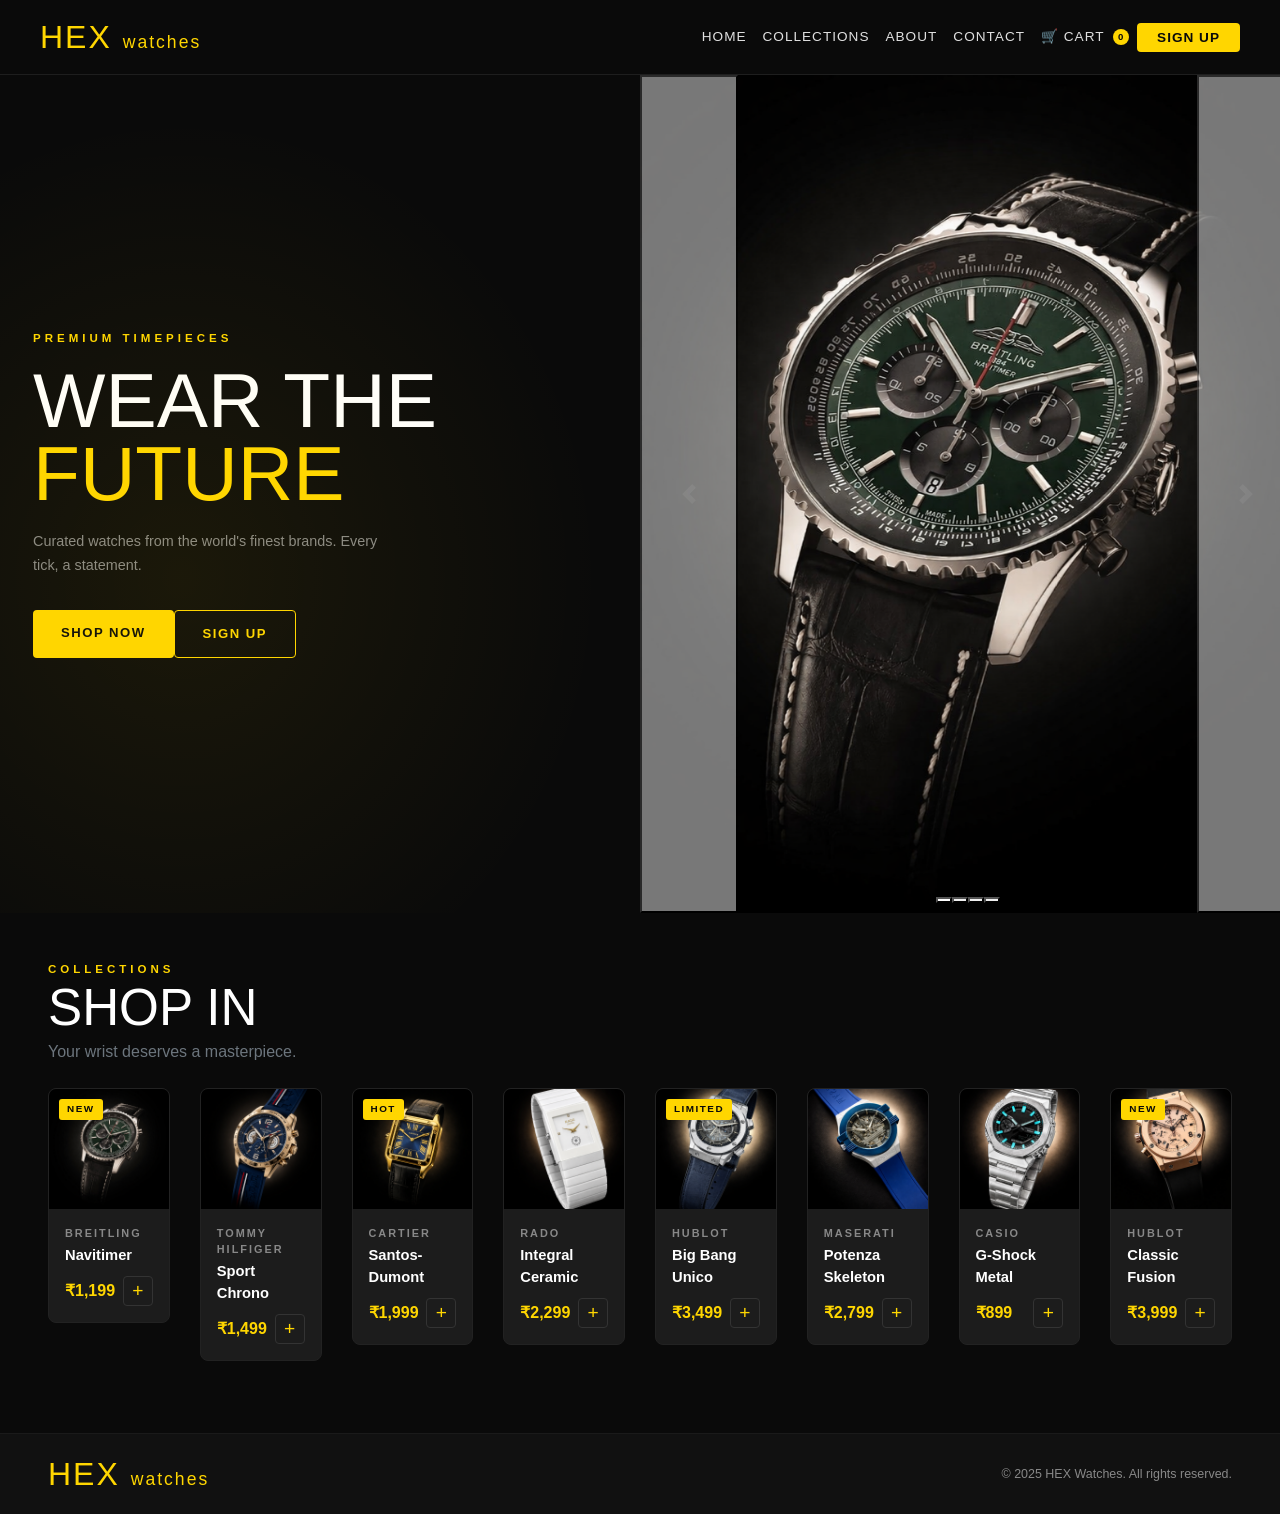
<file: index.html>
<!doctype html>
<html lang="en">
  <head>
    <meta charset="UTF-8" />
    <meta name="viewport" content="width=device-width, initial-scale=1.0" />
    <title>HEX watches</title>
    <link rel="icon" href="images/HEX_icon.jpg" />
    <link
      rel="stylesheet"
      href="https://cdn.jsdelivr.net/npm/bootstrap@4.0.0/dist/css/bootstrap.min.css"
      integrity="sha384-Gn5384xqQ1aoWXA+058RXPxPg6fy4IWvTNh0E263XmFcJlSAwiGgFAW/dAiS6JXm"
      crossorigin="anonymous"
    />
    <link rel="stylesheet" href="style.css" />
  </head>
<body>
 
  <!-- NAVBAR -->
<nav class="navbar navbar-expand-md sticky-top">
  <div class="container-fluid px-4">
    <a class="navbar-brand logo" href="#">HEX <span>watches</span></a>
    <button class="navbar-toggler" type="button" data-bs-toggle="collapse" data-bs-target="#navMenu">
      <span class="navbar-toggler-icon"></span>
    </button>
    <div class="collapse navbar-collapse justify-content-end" id="navMenu">
      <ul class="navbar-nav align-items-md-center gap-md-3">
        <li class="nav-item"><a class="nav-link" href="#">Home</a></li>
        <li class="nav-item"><a class="nav-link" href="#shop">Collections</a></li>
        <li class="nav-item"><a class="nav-link" href="#">About</a></li>
        <li class="nav-item"><a class="nav-link" href="#">Contact</a></li>
        <li class="nav-item"><a class="nav-link" href="#" id="cartIcon">🛒 Cart <span class="cart-count" id="cartCount">0</span></a></li>
        <li class="nav-item"><a class="btn-signup" href="signup.html">Sign Up</a></li>
      </ul>
    </div>
  </div>
</nav>
 
  <!-- HERO -->
  <section class="hero row g-0">
    <div class="col-md-6 hero-left d-flex flex-column justify-content-center px-5 py-5">
      <p class="eyebrow">Premium Timepieces</p>
      <h1 class="hero-title">WEAR THE <span>FUTURE</span></h1>
      <p class="hero-sub">Curated watches from the world's finest brands. Every tick, a statement.</p>
      <div class="d-flex gap-3 flex-wrap">
        <a href="#shop" class="btn btn-yellow">Shop Now</a>
        <a href="signup.html" class="btn btn-outline-signup">Sign Up</a>
      </div>
    </div>
    <div class="col-md-6 p-0">
      <div id="heroCarousel" class="carousel slide h-100" data-bs-ride="carousel">
        <div class="carousel-inner h-100">
          <div class="carousel-item active h-100"><img src="images/card1.png" class="d-block w-100 h-100 obj-cover" alt="slide 1"></div>
          <div class="carousel-item h-100"><img src="images/card5.png" class="d-block w-100 h-100 obj-cover" alt="slide 2"></div>
          <div class="carousel-item h-100"><img src="images/slide3.png" class="d-block w-100 h-100 obj-cover" alt="slide 3"></div>
          <div class="carousel-item h-100"><img src="images/slide4.png" class="d-block w-100 h-100 obj-cover" alt="slide 4"></div>
        </div>
        <button class="carousel-control-prev" data-bs-target="#heroCarousel" data-bs-slide="prev"><span class="carousel-control-prev-icon"></span></button>
        <button class="carousel-control-next" data-bs-target="#heroCarousel" data-bs-slide="next"><span class="carousel-control-next-icon"></span></button>
        <div class="carousel-indicators">
          <button type="button" data-bs-target="#heroCarousel" data-bs-slide-to="0" class="active"></button>
          <button type="button" data-bs-target="#heroCarousel" data-bs-slide-to="1"></button>
          <button type="button" data-bs-target="#heroCarousel" data-bs-slide-to="2"></button>
          <button type="button" data-bs-target="#heroCarousel" data-bs-slide-to="3"></button>
        </div>
      </div>
    </div>
  </section>
 
  <!-- SHOP SECTION -->
  <section class="py-5 px-4 px-md-5" id="shop">
    <p class="eyebrow mb-1">Collections</p>
    <h2 class="section-title">SHOP IN</h2>
    <p class="text-muted mb-4">Your wrist deserves a masterpiece.</p>
 
    <div class="row row-cols-2 row-cols-md-3 row-cols-lg-4 g-3">
 
      <div class="col"><div class="product-card">
        <div class="img-wrap"><img src="images/card1.png" alt="Breitling"><span class="badge-new">New</span></div>
        <div class="p-3">
          <p class="brand-label">Breitling</p><p class="product-name">Navitimer</p>
          <div class="d-flex justify-content-between align-items-center">
            <span class="price">₹1,199</span>
            <button class="add-btn" data-name="Navitimer" data-price="1199">+</button>
          </div>
        </div>
      </div></div>
 
      <div class="col"><div class="product-card">
        <div class="img-wrap"><img src="images/card2.png" alt="Tommy Hilfiger"></div>
        <div class="p-3">
          <p class="brand-label">Tommy Hilfiger</p><p class="product-name">Sport Chrono</p>
          <div class="d-flex justify-content-between align-items-center">
            <span class="price">₹1,499</span>
            <button class="add-btn" data-name="Sport Chrono" data-price="1499">+</button>
          </div>
        </div>
      </div></div>
 
      <div class="col"><div class="product-card">
        <div class="img-wrap"><img src="images/card3.png" alt="Cartier"><span class="badge-new">Hot</span></div>
        <div class="p-3">
          <p class="brand-label">Cartier</p><p class="product-name">Santos-Dumont</p>
          <div class="d-flex justify-content-between align-items-center">
            <span class="price">₹1,999</span>
            <button class="add-btn" data-name="Santos-Dumont" data-price="1999">+</button>
          </div>
        </div>
      </div></div>
 
      <div class="col"><div class="product-card">
        <div class="img-wrap"><img src="images/card4.png" alt="Rado"></div>
        <div class="p-3">
          <p class="brand-label">Rado</p><p class="product-name">Integral Ceramic</p>
          <div class="d-flex justify-content-between align-items-center">
            <span class="price">₹2,299</span>
            <button class="add-btn" data-name="Integral Ceramic" data-price="2299">+</button>
          </div>
        </div>
      </div></div>
 
      <div class="col"><div class="product-card">
        <div class="img-wrap"><img src="images/card5.png" alt="Hublot"><span class="badge-new">Limited</span></div>
        <div class="p-3">
          <p class="brand-label">Hublot</p><p class="product-name">Big Bang Unico</p>
          <div class="d-flex justify-content-between align-items-center">
            <span class="price">₹3,499</span>
            <button class="add-btn" data-name="Big Bang Unico" data-price="3499">+</button>
          </div>
        </div>
      </div></div>
 
      <div class="col"><div class="product-card">
        <div class="img-wrap"><img src="images/card6.png" alt="Maserati"></div>
        <div class="p-3">
          <p class="brand-label">Maserati</p><p class="product-name">Potenza Skeleton</p>
          <div class="d-flex justify-content-between align-items-center">
            <span class="price">₹2,799</span>
            <button class="add-btn" data-name="Potenza Skeleton" data-price="2799">+</button>
          </div>
        </div>
      </div></div>
 
      <div class="col"><div class="product-card">
        <div class="img-wrap"><img src="images/card7.png" alt="Casio"></div>
        <div class="p-3">
          <p class="brand-label">Casio</p><p class="product-name">G-Shock Metal</p>
          <div class="d-flex justify-content-between align-items-center">
            <span class="price">₹899</span>
            <button class="add-btn" data-name="G-Shock Metal" data-price="899">+</button>
          </div>
        </div>
      </div></div>
 
      <div class="col"><div class="product-card">
        <div class="img-wrap"><img src="images/card8.png" alt="Hublot Classic"><span class="badge-new">New</span></div>
        <div class="p-3">
          <p class="brand-label">Hublot</p><p class="product-name">Classic Fusion</p>
          <div class="d-flex justify-content-between align-items-center">
            <span class="price">₹3,999</span>
            <button class="add-btn" data-name="Classic Fusion" data-price="3999">+</button>
          </div>
        </div>
      </div></div>
 
    </div>
  </section>
 
  <!-- FOOTER -->
  <footer class="d-flex justify-content-between align-items-center px-5 py-3 mt-4">
    <span class="logo">HEX <span>watches</span></span>
    <span class="footer-copy">© 2025 HEX Watches. All rights reserved.</span>
  </footer>
 
  <!-- CART TOAST -->
  <div class="cart-toast" id="cartToast"></div>
 
  <!-- SCROLL TO TOP -->
  <button id="scrollTop" title="Back to top">↑</button>

 <script src="https://cdn.jsdelivr.net/npm/bootstrap@5.3.3/dist/js/bootstrap.bundle.min.js"></script>
 <script src="script.js"></script> 
</body>
</html>
</file>
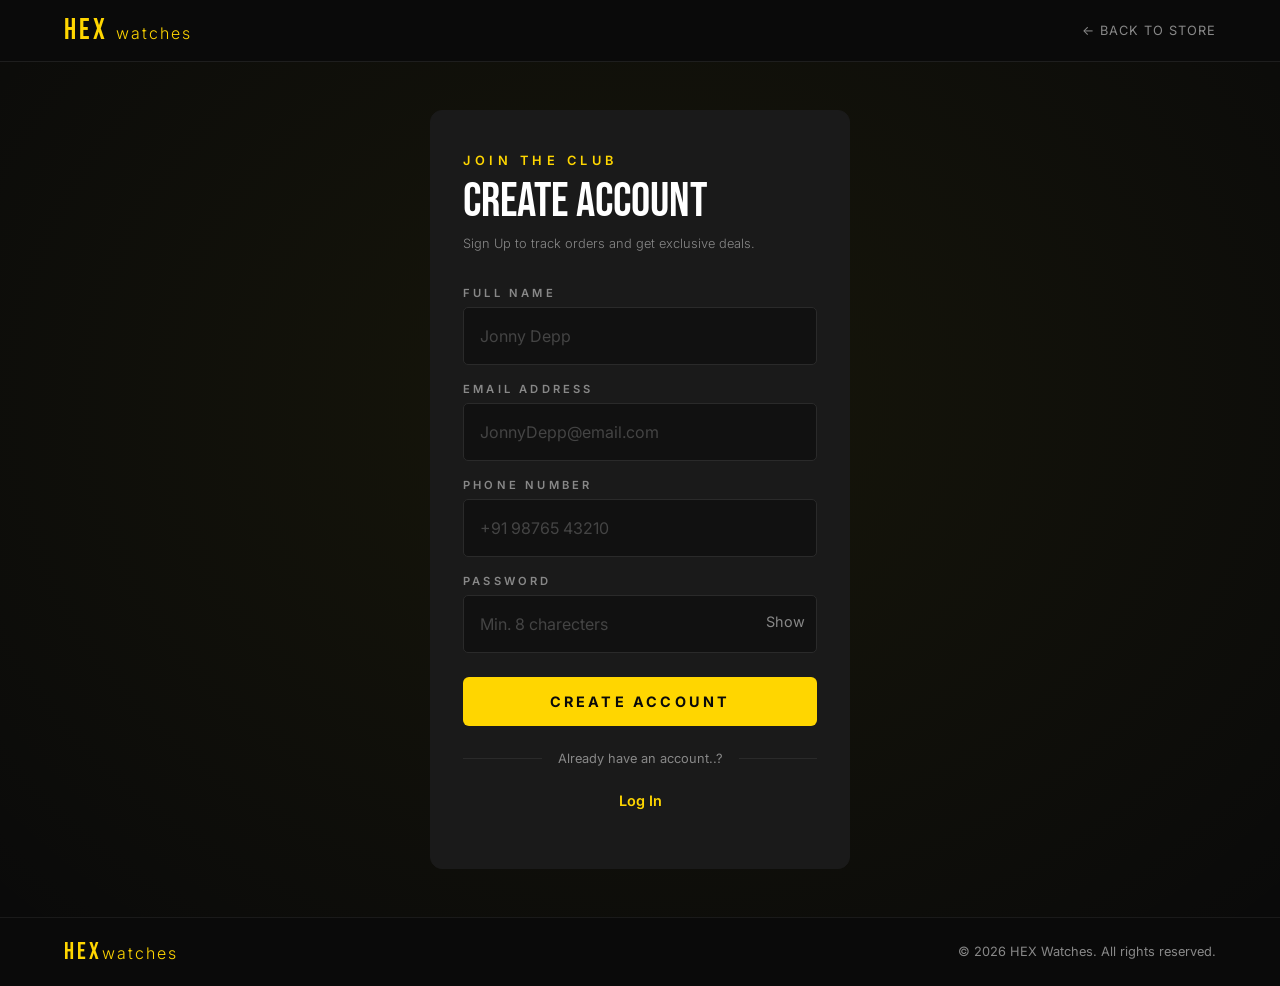
<file: signup.html>
<!doctype html>
<html lang="en">
  <head>
    <meta charset="UTF-8" />
    <meta name="viewport" content="width=device-width, initial-scale=1.0" />
    <title>Sign Up — HEX watches</title>
    <link rel="icon" href="HEX_icon.jpg" />

    <link
      href="https://fonts.googleapis.com/css2?family=Bebas+Neue&family=Inter:wght@300;400;600&display=swap"
      rel="stylesheet"
    />
    <link
      href="https://cdn.jsdelivr.net/npm/bootstrap@5.3.3/dist/css/bootstrap.min.css"
      rel="stylesheet"
    />
    <link rel="stylesheet" href="signUp.css" />
  </head>
  <body>
    <nav>
      <a class="logo" href="index.html">HEX <span>watches</span></a>
      <a class="back-link" href="index.html"> ← BACK TO STORE </a>
    </nav>

    <div class="page">
      <div class="form-box">
        <div id="formView">
          <p class="form-eyebrow">join the Club</p>
          <h2 class="form-title">CREATE ACCOUNT</h2>
          <p class="form-sub"> Sign Up to track orders and get exclusive deals. </p>

          <div class="field" id="field-name">
            <label for="full-name">Full Name</label>
            <input type="text" id="fullname" placeholder="Jonny Depp" autocomplete="name"/>
            <span class="err-msg">Please enter your name..</span>
          </div>

          <div class="field" id="field-email">
            <label for="email">Email Address</label>
            <input type="email" id="email" placeholder="JonnyDepp@email.com" autocomplete="email" />
            <span class="err-msg">Enter a valid email address..</span>
          </div>

          <div class="field" id="field-phone">
            <label for="phone">Phone Number</label>
            <input type="tel" id="phone"  placeholder="+91 98765 43210" autocomplete="tel"/>
            <span class="err-msg">Enter a valid phone number..</span>
          </div>

          <div class="field" id="field-pass">
            <label for="password">Password</label>
            <input type="password" id="password" placeholder="Min. 8 charecters" />
            <span class="toggle-pass" id="togglePass">Show</span>
            <span class="err-msg" >Password must be at least 8 characters..</span>
          </div>

          <button class="btn-submit" id="submitBtn">Create Account</button>

          <div class="divider"><span>Already have an account..?</span></div>
          <p class="login-line"><a href="#">Log In</a></p>
        </div>

        <div class="success-box" id="successBox">
          <div class="check">✅</div>
          <h3>YOU'RE IN..!</h3>
          <p> Account created successfully.<br/> Welcome to HEX watches.</p>
        </div>
      </div>
    </div>

    <footer>
      <span class="logo" style="font-size: 1.5rem">HEX<span>watches</span></span>
      <span class="footer-copy">© 2026 HEX Watches. All rights reserved.</span>
    </footer>

    <script src="https://cdn.jsdelivr.net/npm/bootstrap@5.3.3/dist/js/bootstrap.bundle.min.js"></script>

    <script>
      const passInput = document.getElementById("password");
      const togglePass = document.getElementById("togglePass");

      togglePass.addEventListener("click", () => {
        const isHidden = passInput.type === "password";
        passInput.type = isHidden ? "text" : "password";
        togglePass.textContent = isHidden ? "Hide" : "Show";
      });

      function validate(id, fieldId, checkFn) {
        const input = document.getElementById(id);
        const field = document.getElementById(fieldId);
        const valid = checkFn(input.value.trim());
        field.classList.toggle("error", !valid);
        return valid;
      }

      document.getElementById("submitBtn").addEventListener("click", () => {
        const nameOk = validate("fullname", "field-name", v => v.length >= 2);
        const emailOk = validate("email", "field-email", v => /^[^\s@]+@[^\s@]+\.[^\s@]+$/.test(v));
        const phoneOk = validate("phone", "field-phone", v => /^[\d\s\+\-]{7,15}$/.test(v) );
        const passOk = validate("password", "field-pass", v => v.length >= 8);

        if (nameOk && emailOk && phoneOk && passOk) {
          document.getElementById("formView").style.display = "none";
          document.getElementById("successBox").style.display = "block";
        }
      });

      ["fullname", "email", "phone", "password"].forEach((id) => {
        document.getElementById(id).addEventListener("input", () => {
          document.getElementById("field-" + (id === "fullname" ? "name" : id === "password" ? "pass" : id))
            .classList.remove("error");
        });
      });
    </script>
  </body>
</html>
</file>
<file: style.css>
:root {
  --yellow: #ffd600;
  --black: #0a0a0a;
  --dark: #111;
  --card: #1c1c1c;
  --muted: #888;
  --text: #e0e0e0;
}

body {
  background: var(--black);
  color: var(--text);
  font-family: "Inter", sans-serif;
}

/* NAVBAR */
.container-fluid{
  justify-content: space-between;
}
.navbar {
  background: var(--black);
  border-bottom: 1px solid #1e1e1e;
}
.navbar-toggler {
  border-color: #333;
}
.navbar-toggler-icon {
  filter: invert(1);
}

/* LOGO */
.logo {
  font-family: "Bebas Neue", sans-serif;
  font-size: 2rem;
  color: var(--yellow);
  letter-spacing: 2px;
  text-decoration: none;

}
.logo span {
  font-family: "Inter", sans-serif;
  font-size: 1.1rem;
  font-weight: 300;
  letter-spacing: 2px;
  text-decoration: none;
}

.nav-link {
  color: var(--text) !important;
  font-size: 0.85rem;
  letter-spacing: 1px;
  text-transform: uppercase;
  transition: color 0.2s;
}
.nav-link:hover {
  color: var(--yellow) !important;
}

.btn-signup {
  background: var(--yellow);
  color: var(--black) !important;
  padding: 7px 20px;
  border-radius: 4px;

  font-size: 0.85rem;
  font-weight: 600;
  letter-spacing: 1px;
  text-transform: uppercase;
  text-decoration: none;
  transition: opacity 0.2s;
}
.btn-signup:hover {
  opacity: 0.85;
}

/* HERO */
.hero {
  min-height: calc(100vh - 62px);
}
.hero-left {
  background: var(--black);
  position: relative;
}
.hero-left::before {
  content: "";
  position: absolute;
  inset: 0;
  background: radial-gradient(
    ellipse at 30% 60%,
    rgba(255, 214, 0, 0.07),
    transparent 65%
  );
  pointer-events: none;
}

.eyebrow {
  font-size: 0.72rem;
  font-weight: 600;
  letter-spacing: 4px;
  text-transform: uppercase;
  color: var(--yellow);
  margin-bottom: 1rem;
}
.hero-title {
  font-family: "Bebas Neue", sans-serif;
  font-size: clamp(3.5rem, 6vw, 6rem);
  line-height: 0.95;
  color: #fff;
  margin-bottom: 1.2rem;
}
.hero-title span {
  color: var(--yellow);
}
.hero-sub {
  font-size: 0.9rem;
  color: var(--muted);
  font-weight: 300;
  max-width: 360px;
  line-height: 1.7;
  margin-bottom: 2rem;
}

.btn-yellow {
  background: var(--yellow);
  color: var(--black);
  font-weight: 700;
  font-size: 0.82rem;
  letter-spacing: 1.5px;
  text-transform: uppercase;
  border: none;
  padding: 13px 28px;
  border-radius: 4px;
  transition: opacity 0.2s, transform 0.2s;
}
.btn-yellow:hover {
  opacity: 0.88;
  transform: translateY(-1px);
  color: var(--black);
}

.btn-outline-signup {
  background: transparent;
  color: var(--yellow) !important;
  border: 1.5px solid var(--yellow);
  font-weight: 600;
  font-size: 0.82rem;
  letter-spacing: 1.5px;
  text-transform: uppercase;
  padding: 13px 28px;
  border-radius: 4px;
  transition:
    background 0.2s,
    color 0.2s;
}
.btn-outline-signup:hover {
  background: var(--yellow);
  color: var(--black) !important;
}

/* CAROUSEL */
.col-md-6.p-0 {
  position: relative;
  min-height: 500px;
}
.carousel,
.carousel-inner,
.carousel-item {
  height: 100%;
}
.obj-cover {
  object-fit: cover;
  width: 100%;
  height: 100%;
  position: absolute;
  top: 0;
  left: 0;
}

/* SHOP */
.section-title {
  font-family: "Bebas Neue", sans-serif;
  font-size: clamp(2rem, 4vw, 3.5rem);
  color: #fff;
  line-height: 1;
  margin-bottom: 0.4rem;
}

/* PRODUCT CARD */
.product-card {
  background: var(--card);
  border-radius: 8px;
  overflow: hidden;
  border: 1px solid #222;
  transition:
    transform 0.3s,
    border-color 0.3s,
    box-shadow 0.3s;
}
.product-card:hover {
  transform: translateY(-6px);
  border-color: rgba(255, 214, 0, 0.3);
  box-shadow: 0 12px 36px rgba(255, 214, 0, 0.07);
}

.img-wrap {
  position: relative;
  aspect-ratio: 1/1;
  overflow: hidden;
  background: #161616;
}
.img-wrap img {
  width: 100%;
  height: 100%;
  object-fit: cover;
  transition: transform 0.5s;
}
.product-card:hover .img-wrap img {
  transform: scale(1.06);
}

.badge-new {
  position: absolute;
  top: 10px;
  left: 10px;
  background: var(--yellow);
  color: var(--black);
  font-size: 0.62rem;
  font-weight: 700;
  letter-spacing: 1.5px;
  text-transform: uppercase;
  padding: 3px 8px;
  border-radius: 3px;
}
.brand-label {
  font-size: 0.68rem;
  font-weight: 600;
  letter-spacing: 2px;
  text-transform: uppercase;
  color: var(--muted);
  margin: 0;
}
.product-name {
  font-size: 0.92rem;
  font-weight: 600;
  color: #fff;
  margin: 3px 0 10px;
}
.price {
  font-size: 1rem;
  font-weight: 700;
  color: var(--yellow);
}

.add-btn {
  background: transparent;
  border: 1px solid #333;
  color: var(--yellow);
  width: 30px;
  height: 30px;
  border-radius: 4px;
  font-size: 1.2rem;
  cursor: pointer;
  display: flex;
  align-items: center;
  justify-content: center;
  transition:
    background 0.2s,
    border-color 0.2s;
}
.add-btn:hover {
  background: var(--yellow);
  border-color: var(--yellow);
  color: var(--black);
}

/* CART TOAST */
.cart-toast {
  position: fixed;
  bottom: 24px;
  right: 24px;
  background: var(--yellow);
  color: var(--black);
  padding: 12px 20px;
  border-radius: 6px;
  font-weight: 600;
  font-size: 0.85rem;
  opacity: 0;
  transform: translateY(10px);
  transition:
    opacity 0.3s,
    transform 0.3s;
  pointer-events: none;
  z-index: 9999;
}
.cart-toast.show {
  opacity: 1;
  transform: translateY(0);
}

/* CART COUNTER */
.cart-count {
  background: var(--yellow);
  color: var(--black);
  font-size: 0.6rem;
  font-weight: 700;
  border-radius: 50%;
  width: 16px;
  height: 16px;
  display: inline-flex;
  align-items: center;
  justify-content: center;
  margin-left: 4px;
  vertical-align: middle;
}

/* FOOTER */
footer {
  background: var(--dark);
  border-top: 1px solid #1a1a1a;
}
.footer-copy {
  font-size: 0.78rem;
  color: var(--muted);
}

/* SCROLL TO TOP */
#scrollTop {
  position: fixed;
  bottom: 24px;
  left: 24px;
  background: var(--card);
  border: 1px solid #333;
  color: var(--yellow);
  width: 40px;
  height: 40px;
  border-radius: 50%;
  font-size: 1.1rem;
  cursor: pointer;
  display: none;
  align-items: center;
  justify-content: center;
  transition: background 0.2s;
  z-index: 9999;
}
#scrollTop:hover {
  background: var(--yellow);
  color: var(--black);
}
#scrollTop.visible {
  display: flex;
}

/* RESPONSIVE */
@media (max-width: 767px) {
  .hero {
    flex-direction: column;
    min-height: auto;
  }
  .hero-left {
    text-align: center;
    align-items: center;
  }
  .hero-sub {
    max-width: 100%;
  }
  .col-md-6.p-0 {
    min-height: 280px;
  }
}
</file>
<file: signUp.css>
* {
  margin: 0;
  padding: 0;
  box-sizing: border-box;
}
:root {
  --yellow: #ffd600;
  --black: #0a0a0a;
  --dark: #111;
  --card: #1a1a1a;
  --muted: #888;
  --text: #e0e0e0;
  --border: #2a2a2a;
}

body {
  background: var(--black);
  color: var(--text);
  font-family: "Inter", sans-serif;
  min-height: 100vh;
  display: flex;
  flex-direction: column;
}
nav {
  background: var(--black);
  border-bottom: 1px solid #1e1e1e;
  padding: 0 5%;
  height: 62px;
  display: flex;
  align-items: center;
  justify-content: space-between;
}

.logo {
  font-family: "Bebas Neue", sans-serif;
  font-size: 1.8rem;
  color: var(--yellow);
  letter-spacing: 3px;
  text-decoration: none;
}

.logo span {
  font-family: "Inter", sans-serif;
  font-size: 1rem;
  font-weight: 300;
  letter-spacing: 2px;
}

.back-link {
  font-size: 0.8rem;
  color: var(--muted);
  text-decoration: none;
  letter-spacing: 1px;
  transition: color 0.2s;
}
.back-link:hover {
  color: var(--yellow);
}

.page {
  flex: 1;
  display: flex;
  align-items: center;
  justify-content: center;
  padding: 3rem;
  position: relative;
  overflow: hidden;
}
.page::before {
  content: "";
  position: absolute;
  inset: 0;
  background: radial-gradient(
    ellipse at 50% 40%,
    rgba(225, 214, 0, 0.06),
    transparent 100%
  );
  pointer-events: none;
}

.form-box {
  width: 100%;
  max-width: 420px;
  background: var(--card);
  border: 1px solid var(--card);
  border-radius: 12px;
  padding: 2.5rem 2rem;
  position: relative;
  z-index: 1;
}
.form-eyebrow {
  font-size: 0.8rem;
  font-weight: 600;
  letter-spacing: 4.5px;
  text-transform: uppercase;
  color: var(--yellow);
  margin-bottom: 0.5rem;
}
.form-title {
  font-family: "Bebas Neue", sans-serif;
  font-size: 3rem;
  color: #fff;
  line-height: 1;
  margin-bottom: 0.5rem;
}
.form-sub {
  font-size: 0.8rem;
  color: var(--muted);
  font-weight: 300;
  margin-bottom: 2rem;
}

.field {
  position: relative;
  margin-bottom: 1rem;
}
.field label {
  display: block;
  font-size: 0.7rem;
  font-weight: 600;
  letter-spacing: 0.2rem;
  text-transform: uppercase;
  color: var(--muted);
  margin-bottom: 5px;
}
.field input {
  width: 100%;
  background: #111;
  border: 1px solid var(--border);
  border-radius: 5px;
  color: var(--text);
  font-family: "Inter", sans-serif;
  font-size: 1rem;
  padding: 1rem 1rem;
  outline: none;
  transition:
    border-color 0.2s,
    box-shadow 0.2s;
}
.field input::placeholder {
  color: #444;
}
.field input:hover {
  border-color: #555;
  box-shadow: 0 0 18px 4px rgba(255, 214, 0, 0.12);
}
.field input:focus {
  border-color: var(--yellow);
  box-shadow: 0 0 24px 6px rgba(255, 214, 0, 0.22);
}
.field input::placeholder {
  color: #444;
}

.field .toggle-pass {
  position: absolute;
  right: 12px;
  bottom: 20px;
  cursor: pointer;
  font-size: 0.9rem;
  color: var(--muted);
  user-select: none;
}
.field .toggle-pass:hover {
  color: var(--yellow);
}

.err-msg {
  font-size: 0.9rem;
  color: #ff5555;
  margin-top: 14px;
  display: none;
}
.field.error input {
  border-color: #ff5555;
}
.field.error .err-msg {
  display: block;
}
.btn-submit {
  width: 100%;
  background: var(--yellow);
  color: var(--black);
  font-weight: 700;
  font-size: 0.9rem;
  letter-spacing: 0.2rem;
  text-transform: uppercase;
  border: none;
  border-radius: 6px;
  padding: 14px;
  cursor: pointer;
  margin-top: 0.5rem;
  transition:
    opacity 0.2s,
    transform 0.2s;
}
.btn-submit:hover {
  opacity: 0.88;
  transform: translateY(-1px);
}
.btn-submit:active {
  transform: translateY(0);
}

.divider {
  display: flex;
  align-items: center;
  gap: 1rem;
  margin: 1.4rem 0;
}

.divider::before,
.divider::after {
  content: "";
  flex: 1;
  height: 1px;
  background: var(--border);
}
.divider span {
  font-size: 0.8rem;
  color: var(--muted);
}

.login-line {
  text-align: center;
  font-size: 0.9rem;
  color: var(--muted);
}
.login-line a {
  color: var(--yellow);
  text-decoration: none;
  font-weight: 600;
}
.login-line a:hover {
  text-decoration: underline;
}

.success-box {
  display: none;
  text-align: center;
  padding: 1rem 0;
}
.success-box .check {
  font-size: 3rem;
  margin-bottom: 1rem;
}
.success-box h3 {
  font-family: "Bebas Neue", sans-serif;
  font-size: 3rem;
  color: var(--yellow);
  margin-bottom: 0.5rem;
}
.success-box p {
  color: var(--muted);
}

footer {
  border-top: 1px solid #1a1a1a;
  padding: 1rem 5%;
  display: flex;
  justify-content: space-between;
  align-items: center;
}
.footer-copy {
  font-size: 0.8rem;
  color: var(--muted);
}
</file>
